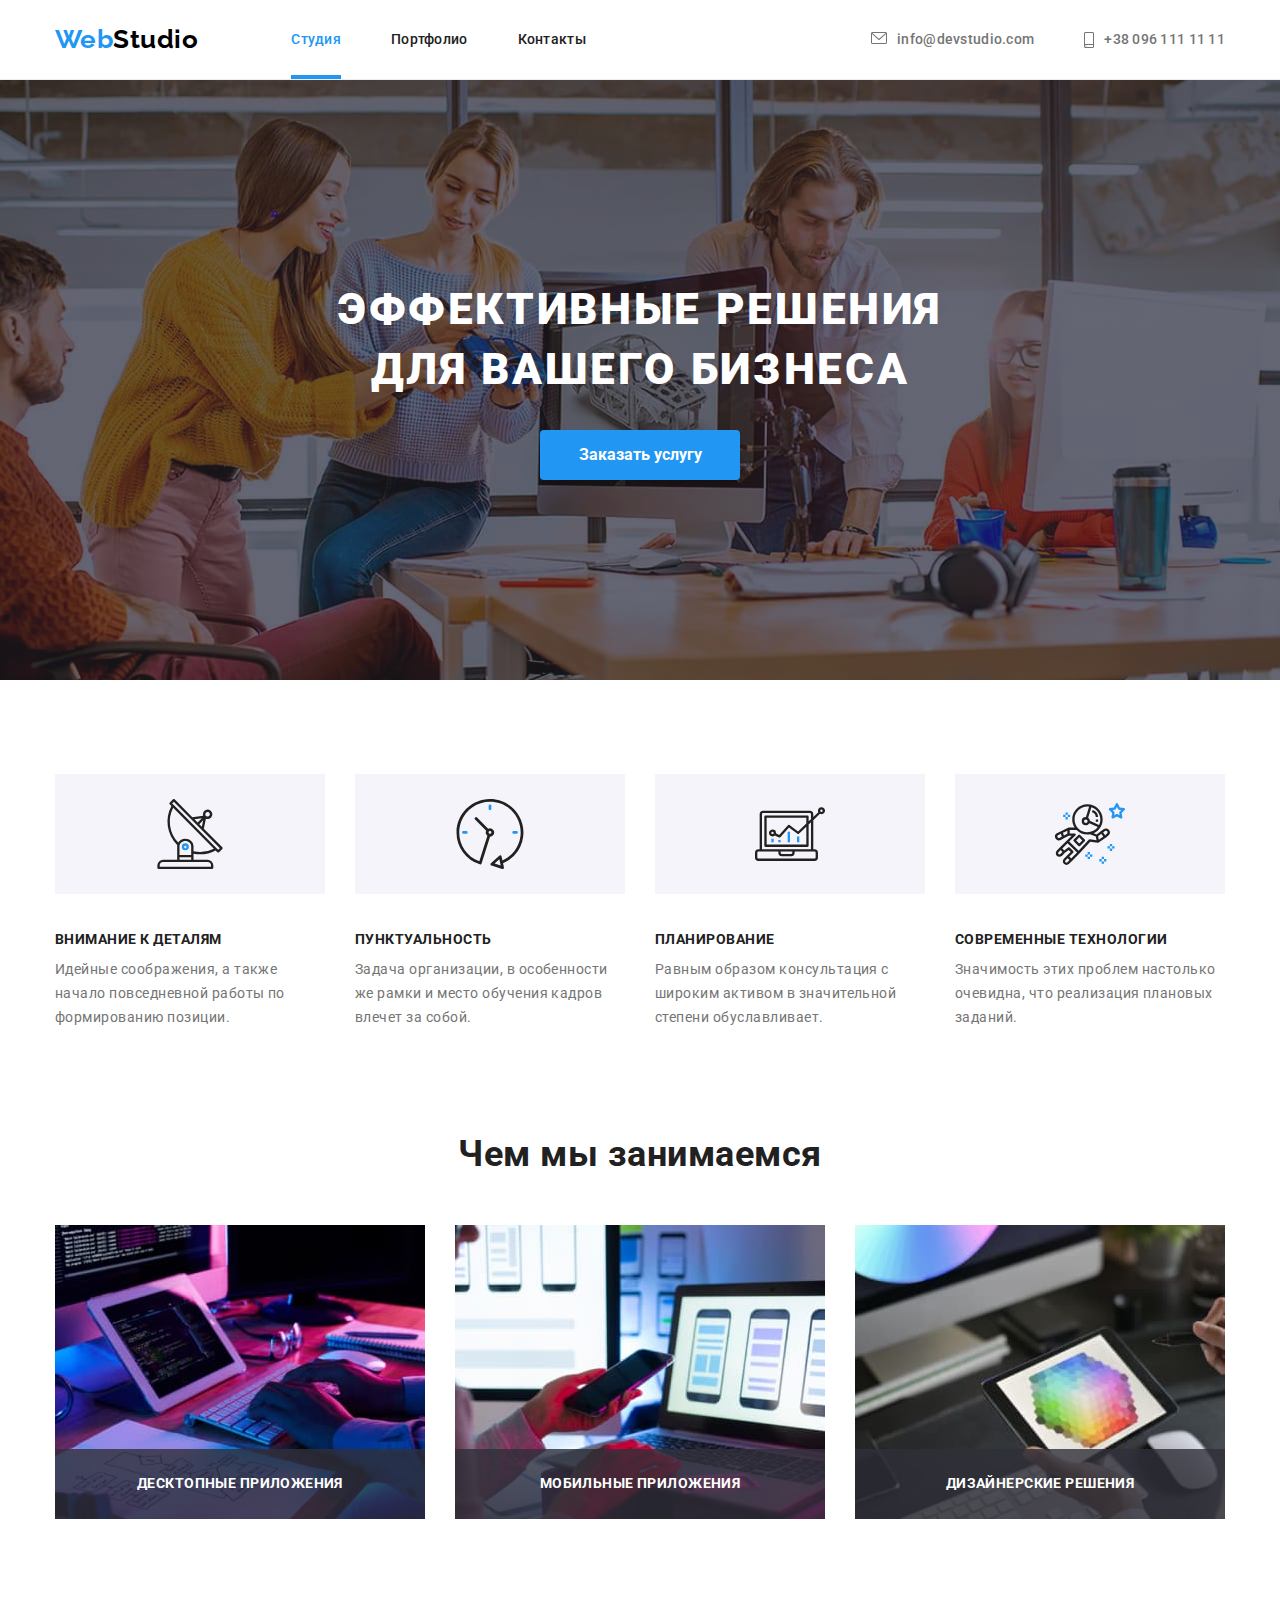
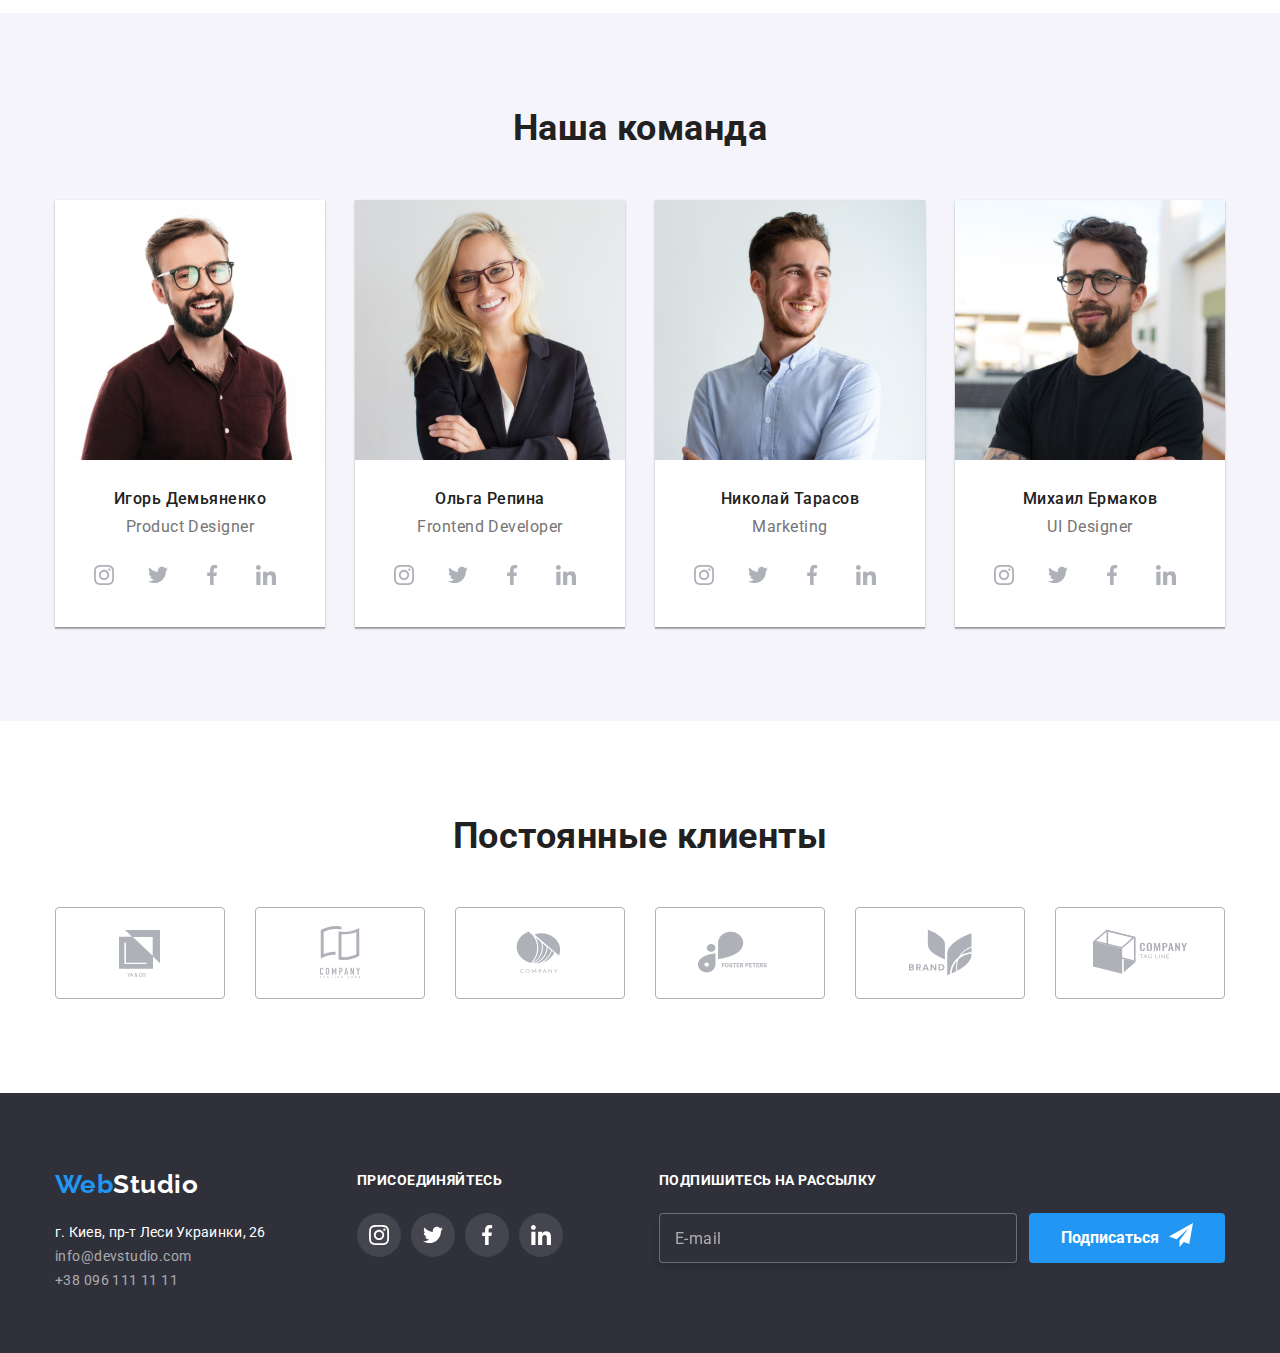
<file: index.html>
<!DOCTYPE html>
<html lang="ru">
  <head>
    <meta charset="UTF-8" />
    <meta http-equiv="X-UA-Compatible" content="IE=edge" />
    <meta name="viewport" content="width=device-width, initial-scale=1.0" />
    <title>WebStudio</title>

    <link rel="preconnect" href="https://fonts.googleapis.com" />
    <link rel="preconnect" href="https://fonts.gstatic.com" crossorigin />
    <link
      href="https://fonts.googleapis.com/css2?family=Raleway:wght@700&family=Roboto:wght@400;500;700;900&display=swap"
      rel="stylesheet"
    />
    <link
      rel="stylesheet"
      href="https://cdnjs.cloudflare.com/ajax/libs/modern-normalize/1.1.0/modern-normalize.min.css"
    />
    <link rel="stylesheet" href="./css/modal.css" />
    <link rel="stylesheet" href="./css/style.css" />
    <link rel="stylesheet" href="./css/form.css" />
  </head>
  <body>
    <header>
      <div class="container navigation">
        <nav>
          <div class="logo header">
            <a href="./index.html" class="logo__web"
              >Web<span class="logo__studio">Studio</span></a
            >
          </div>
          <ul class="menu">
            <li class="menu__item">
              <a href=" " class="menu__link menu__link_active">Студия</a>
            </li>
            <li class="menu__item">
              <a href="./portfolio.html" class="menu__link">Портфолио</a>
            </li>
            <li class="menu__item"><a href=" " class="menu__link">Контакты</a></li>
          </ul>
        </nav>
        <ul class="contact">
          <li class="contact__item">
            <a href="mailto:info@devstudio.com" class="contact__link">
              <svg class="contact__email-icon">
                <use href="./images/symbol-defs.svg#email-icon"></use>
              </svg>
              info@devstudio.com</a
            >
          </li>
          <li class="contact__item">
            <a href="tel:+380961111111" class="contact__link">
              <svg class="contact__tel-icon">
                <use href="./images/symbol-defs.svg#tel-icon"></use>
              </svg>
              +38 096 111 11 11</a
            >
          </li>
        </ul>
      </div>
    </header>
    <main>
      <section class="mains">
        <div class="container main">
          <h1 class="main__caption">
            Эффективные решения<br />для вашего бизнеса
          </h1>
          <button data-modal-open type="button" class="main__button">
            Заказать услугу
          </button>
        </div>
      </section>

      <section class="profits">
        <div class="container profit">
          <ul class="profits__list">
            <li class="profits__item icon-antenna">
              <h3 class="profits__title">ВНИМАНИЕ К ДЕТАЛЯМ</h3>
              <p class="profits__text">
                Идейные соображения, а также начало повседневной работы по
                формированию позиции.
              </p>
            </li>
            <li class="profits__item icon-clock">
              <h3 class="profits__title">ПУНКТУАЛЬНОСТЬ</h3>
              <p class="about-text">
                Задача организации, в особенности же рамки и место обучения
                кадров влечет за собой.
              </p>
            </li>
            <li class="profits__item icon-diagram">
              <h3 class="profits__title">ПЛАНИРОВАНИЕ</h3>
              <p class="profits__-text">
                Равным образом консультация с широким активом в значительной
                степени обуславливает.
              </p>
            </li>
            <li class="profits__item icon-astronaut">
              <h3 class="profits__title">СОВРЕМЕННЫЕ ТЕХНОЛОГИИ</h3>
              <p class="profits__text">
                Значимость этих проблем настолько очевидна, что реализация
                плановых заданий.
              </p>
            </li>
          </ul>
        </div>
      </section>

      <section class="works">
        <div class="container">
          <h2 class="caption">Чем мы занимаемся</h2>
          <ul class="works__foto">
            <li class="works__item">
              <img src="images/img1.jpg" width="370" alt="Фото1" />
              <span class="works__caption">Десктопные приложения</span>
            </li>
            <li class="works__item">
              <img src="images/img2.jpg" width="370" alt="Фото2" />
              <span class="works__caption">Мобильные приложения</span>
            </li>
            <li class="works__item">
              <img src="images/img3.jpg" width="370" alt="Фото3" />
              <span class="works__caption">Дизайнерские решения</span>
            </li>
          </ul>
        </div>
      </section>
      <section class="command">
        <div class="container">
          <h2 class="caption">Наша команда</h2>
          <ul class="command__list">
            <li class="command__foto">
              <img
                src="images/prod_dis.jpg"
                width="270"
                height="260"
                alt="Product Designer"
              />
              <div class="command__personal">
                <p class="command__name">Игорь Демьяненко</p>
                <p class="command__position">Product Designer</p>
                <ul class="command__nets">
                  <li class="command__item">
                    <a href="#" class="command__link">
                      <svg width="20" height="20">
                        <use
                          href="./images/symbol-defs.svg#icon-instagram"
                        ></use>
                      </svg>
                    </a>
                  </li>
                  <li class="command__item">
                    <a href="#" class="command__link">
                      <svg width="20" height="20">
                        <use href="./images/symbol-defs.svg#icon-twitter"></use>
                      </svg>
                    </a>
                  </li>
                  <li class="command__item">
                    <a href="#" class="command__link">
                      <svg width="20" height="20">
                        <use
                          href="./images/symbol-defs.svg#icon-facebook"
                        ></use>
                      </svg>
                    </a>
                  </li>
                  <li class="command__item">
                    <a href="#" class="command__link">
                      <svg width="20" height="20">
                        <use
                          href="./images/symbol-defs.svg#icon-linkedin"
                        ></use>
                      </svg>
                    </a>
                  </li>
                </ul>
              </div>
            </li>
            <li class="command__foto">
              <img
                src="images/front_dev.jpg"
                width="270"
                height="260"
                alt="Frontend Developer"
              />
              <div class="command__personal">
                <p class="command__name">Ольга Репина</p>
                <p class="command__position">Frontend Developer</p>
                <ul class="command__nets">
                  <li class="command__item">
                    <a href="#" class="command__link">
                      <svg width="20" height="20">
                        <use
                          href="./images/symbol-defs.svg#icon-instagram"
                        ></use>
                      </svg>
                    </a>
                  </li>
                  <li class="command__item">
                    <a href="#" class="command__link">
                      <svg width="20" height="20">
                        <use href="./images/symbol-defs.svg#icon-twitter"></use>
                      </svg>
                    </a>
                  </li>
                  <li class="command__item">
                    <a href="#" class="command__link">
                      <svg width="20" height="20">
                        <use
                          href="./images/symbol-defs.svg#icon-facebook"
                        ></use>
                      </svg>
                    </a>
                  </li>
                  <li class="command__item">
                    <a href="#" class="command__link">
                      <svg width="20" height="20">
                        <use
                          href="./images/symbol-defs.svg#icon-linkedin"
                        ></use>
                      </svg>
                    </a>
                  </li>
                </ul>
              </div>
            </li>
            <li class="command__foto">
              <img
                src="images/mark.jpg"
                width="270"
                height="260"
                alt="Marketing"
              />
              <div class="command__personal">
                <p class="command__name">Николай Тарасов</p>
                <p class="command__position">Marketing</p>
                <ul class="command__nets">
                  <li class="command__item">
                    <a href="#" class="command__link">
                      <svg width="20" height="20">
                        <use
                          href="./images/symbol-defs.svg#icon-instagram"
                        ></use>
                      </svg>
                    </a>
                  </li>
                  <li class="command__item">
                    <a href="#" class="command__link">
                      <svg width="20" height="20">
                        <use href="./images/symbol-defs.svg#icon-twitter"></use>
                      </svg>
                    </a>
                  </li>
                  <li class="command__item">
                    <a href="#" class="command__link">
                      <svg width="20" height="20">
                        <use
                          href="./images/symbol-defs.svg#icon-facebook"
                        ></use>
                      </svg>
                    </a>
                  </li>
                  <li class="command__item">
                    <a href="#" class="command__link">
                      <svg width="20" height="20">
                        <use
                          href="./images/symbol-defs.svg#icon-linkedin"
                        ></use>
                      </svg>
                    </a>
                  </li>
                </ul>
              </div>
            </li>
            <li class="command__foto">
              <img
                src="images/ul_des.jpg"
                width="270"
                height="260"
                alt="UI Designer"
              />
              <div class="command__personal">
                <p class="command__name">Михаил Ермаков</p>
                <p class="command__position">UI Designer</p>
                <ul class="command__nets">
                  <li class="command__item">
                    <a href="#" class="command__link">
                      <svg width="20" height="20">
                        <use
                          href="./images/symbol-defs.svg#icon-instagram"
                        ></use>
                      </svg>
                    </a>
                  </li>
                  <li class="command__item">
                    <a href="#" class="command__link">
                      <svg width="20" height="20">
                        <use href="./images/symbol-defs.svg#icon-twitter"></use>
                      </svg>
                    </a>
                  </li>
                  <li class="command__item">
                    <a href="#" class="command__link">
                      <svg width="20" height="20">
                        <use
                          href="./images/symbol-defs.svg#icon-facebook"
                        ></use>
                      </svg>
                    </a>
                  </li>
                  <li class="command__item">
                    <a href="#" class="command__link">
                      <svg width="20" height="20">
                        <use
                          href="./images/symbol-defs.svg#icon-linkedin"
                        ></use>
                      </svg>
                    </a>
                  </li>
                </ul>
              </div>
            </li>
          </ul>
        </div>
      </section>
      <section class="clients">
        <div class="container">
          <h2 class="caption">Постоянные клиенты</h2>
          <ul class="clients__list">
            <li class="clients__item">
              <a href="" class="clients__link">
                <svg class="clients__icons" width="106" height="60">
                  <use href="./images/symbol-defs.svg#icon-client1"></use>
                </svg>
              </a>
            </li>
            <li class="clients__item">
              <a href="" class="clients__link">
                <svg class="clients__icons" width="106" height="60">
                  <use href="./images/symbol-defs.svg#icon-client2"></use>
                </svg>
              </a>
            </li>
            <li class="clients__item">
              <a href="" class="clients__link">
                <svg class="clients__icons" width="106" height="60">
                  <use href="./images/symbol-defs.svg#icon-client3"></use>
                </svg>
              </a>
            </li>
            <li class="clients__item">
              <a href="" class="clients__link">
                <svg class="clients__icons" width="106" height="60">
                  <use href="./images/symbol-defs.svg#icon-client4"></use>
                </svg>
              </a>
            </li>
            <li class="clients__item">
              <a href="" class="clients__link">
                <svg class="clients__icons" width="106" height="60">
                  <use href="./images/symbol-defs.svg#icon-client5"></use>
                </svg>
              </a>
            </li>
            <li class="clients__item">
              <a href="" class="clients__link">
                <svg class="clients__icons" width="106" height="60">
                  <use href="./images/symbol-defs.svg#icon-client6"></use>
                </svg>
              </a>
            </li>
          </ul>
        </div>
      </section>
    </main>
    <footer>
      <div class="container">
        <ul class="info__list">
          <li class="info__item">
            <div class="logo footer">
              <a href="./index.html" class="logo__web"
                >Web<span class="logo__studio">Studio</span></a
              >
            </div>
            <address>
              <ul class="contacts">
                <li>
                  <a
                    href="https://goo.gl/maps/oR3F1YAG6LvCoMsa9"
                    target="_blank"
                    rel="noopener noreferrer"
                    class="info__adress"
                    >г. Киев, пр-т Леси Украинки, 26</a
                  >
                </li>
                <li>
                  <a href="mailto:info@devstudio.com" class="link__end"
                    >info@devstudio.com</a
                  >
                </li>
                <li>
                  <a href="tel:+380961111111" class="link__end"
                    >+38 096 111 11 11</a
                  >
                </li>
              </ul>
            </address>
          </li>
          <li class="info__item">
            <h4 class="social__title">ПРИСОЕДИНЯЙТЕСЬ</h4>
            <ul class="social__list">
              <li class="social__item">
                <a href="#" class="social__link">
                  <svg width="20" height="20">
                    <use href="./images/symbol-defs.svg#icon-instagram"></use>
                  </svg>
                </a>
              </li>
              <li class="social__item">
                <a href="#" class="social__link">
                  <svg  width="20" height="20">
                    <use href="./images/symbol-defs.svg#icon-twitter"></use>
                  </svg>
                </a>
              </li>
              <li class="social__item">
                <a href="#" class="social__link">
                  <svg width="20" height="20">
                    <use href="./images/symbol-defs.svg#icon-facebook"></use>
                  </svg>
                </a>
              </li>
              <li class="social__item">
                <a href="#" class="social__link">
                  <svg width="20px" height="20px">
                    <use href="./images/symbol-defs.svg#icon-linkedin"></use>
                  </svg>
                </a>
              </li>
            </ul>
          </li>
          <li class="info__item">
            <h4 class="social__title">Подпишитесь на рассылку</h4>
            <form name="form-singht" class="singht">
              <input
                class="form-input send"
                id="mail-singht"
                type="email"
                placeholder="E-mail"
                required
              />
              <button type="submit" class="main-button">
                <span class="singht-list"
                  >Подписаться
                  <svg class="icon-singht" width="24px" height="24px">
                    <use href="./images/symbol-defs.svg#icon-post"></use>
                  </svg>
                </span>
              </button>
            </form>
          </li>
        </ul>
      </div>
    </footer>
    <div class="backdrop is-hidden" data-modal>
      <div class="modal">
        <h2 class="modal-title">Оставьте свои данные, мы вам перезвоним</h2>
        <form name="contact-form" action="#" autocomplete="on">
          <div class="form-field">
            <label class="form-label" for="name">Имя</label>
            <input
              class="form-input"
              id="name"
              type="text"
              autofocus
              required
            />
            <svg class="icon" width="18px" height="18px">
              <use href="./images/symbol-defs.svg#icon-name"></use>
            </svg>
          </div>
          <div class="form-field">
            <label class="form-label" for="tel">Телефон </label>
            <input
              class="form-input"
              id="tel"
              type="tel"
              required
              pattern="+380[0-9]{2}[0-9]{7}"
            />
            <svg class="icon" width="18px" height="18px">
              <use href="./images/symbol-defs.svg#icon-tel"></use>
            </svg>
          </div>
          <div class="form-field">
            <label class="form-label" for="mail">Почта </label>
            <input class="form-input" id="mail" type="email" required />
            <svg class="icon" width="18px" height="18px">
              <use href="./images/symbol-defs.svg#icon-mail"></use>
            </svg>
          </div>
          <div class="form-field">
            <label class="form-label" for="comment">Комментарий</label>
            <textarea
              class="form-input textarea"
              name="comment"
              id="comment"
              placeholder="Введите текст"
            ></textarea>
          </div>
          <div class="form-field">
            <label class="checkbox-lable">
              <input
                class="checkbox visually-hidden"
                type="checkbox"
                name="accept"
              />
              <svg class="icon-checkbox" width="16px" height="15px">
                <use href="./images/symbol-defs.svg#icon-checkbox"></use>
              </svg>
              <span>Cоглашаюсь с рассылкой и принимаю
              <a href="#" class="deal-rules">Условия договорa</a>
              </span>
              
            </label>
          </div>
          <button type="submit" class="main-button">Отправить</button>
        </form>
        <button data-modal-close class="close">
          <svg class="icon-close" width="18px" height="18px">
            <use href="./images/symbol-defs.svg#icon-close"></use>
          </svg>
        </button>
      </div>
    </div>
    <script src="./js/modal.js"></script>
  </body>
</html>
</file>
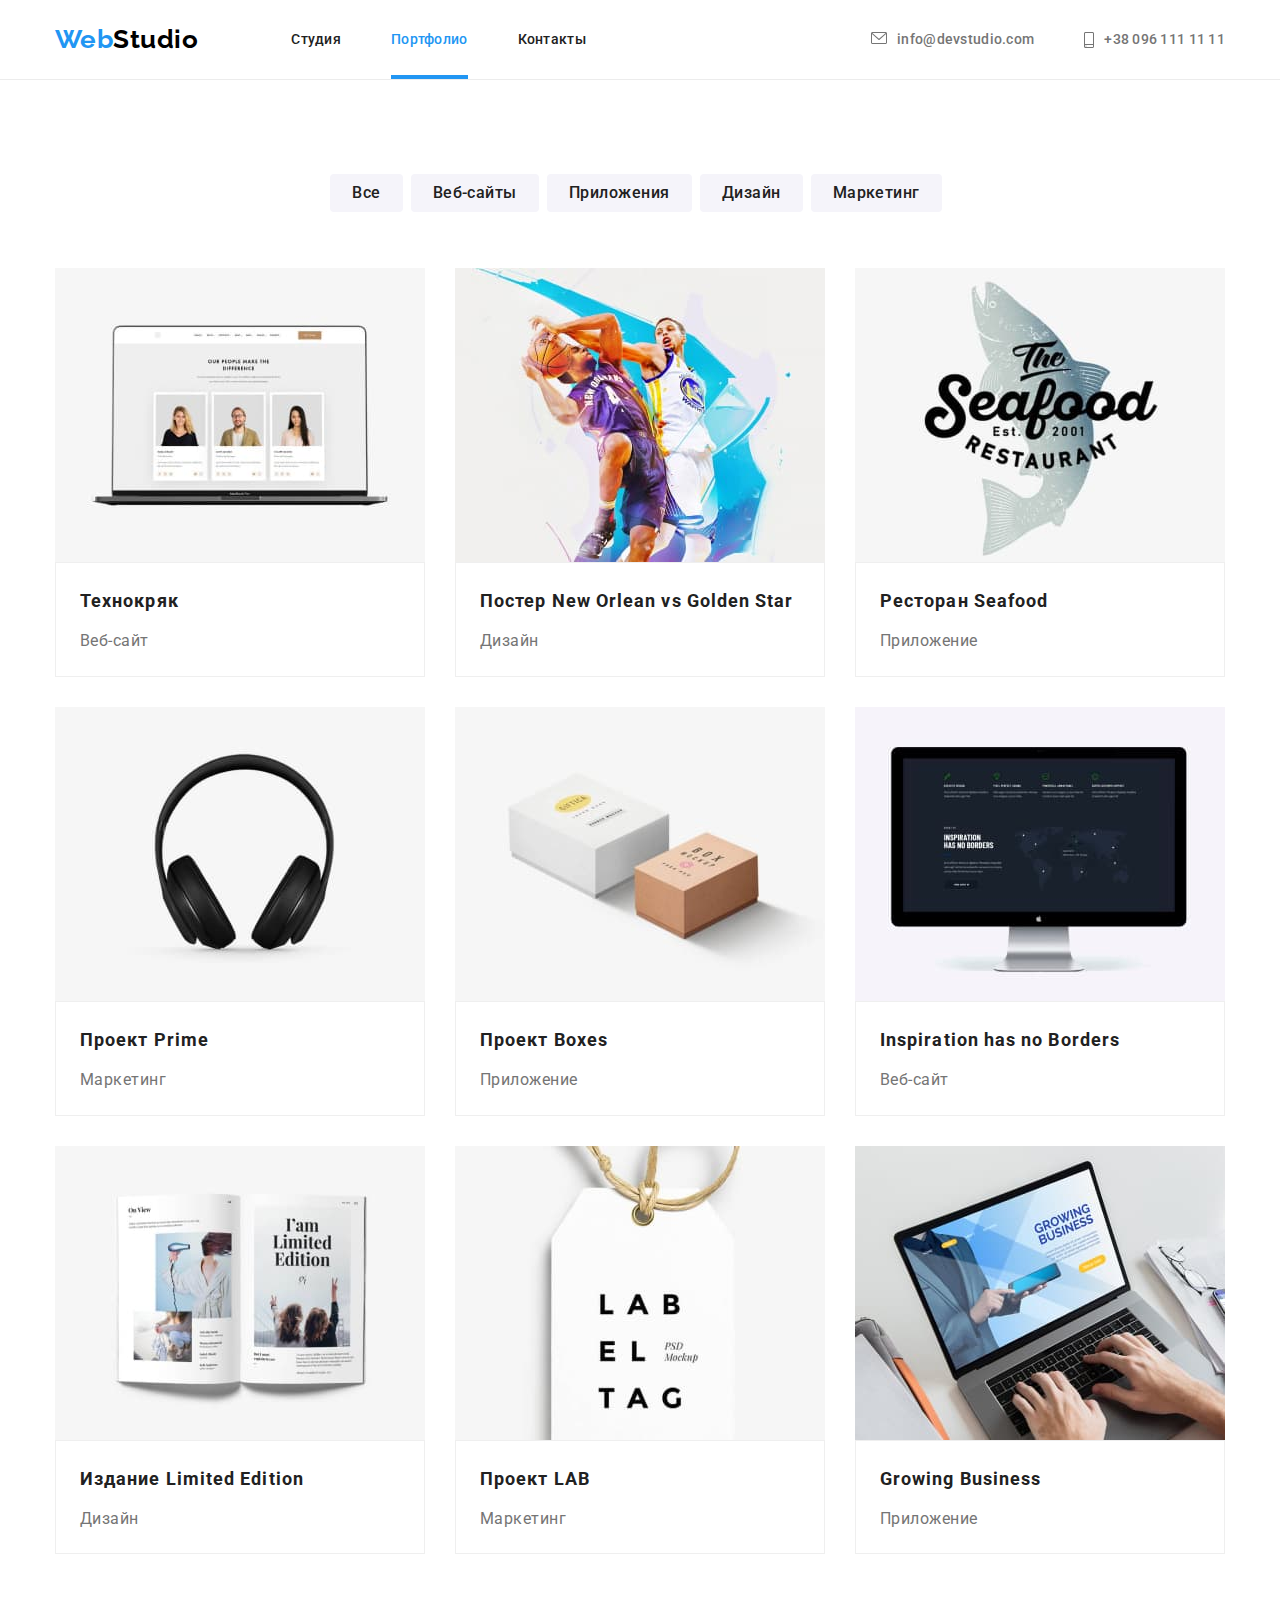
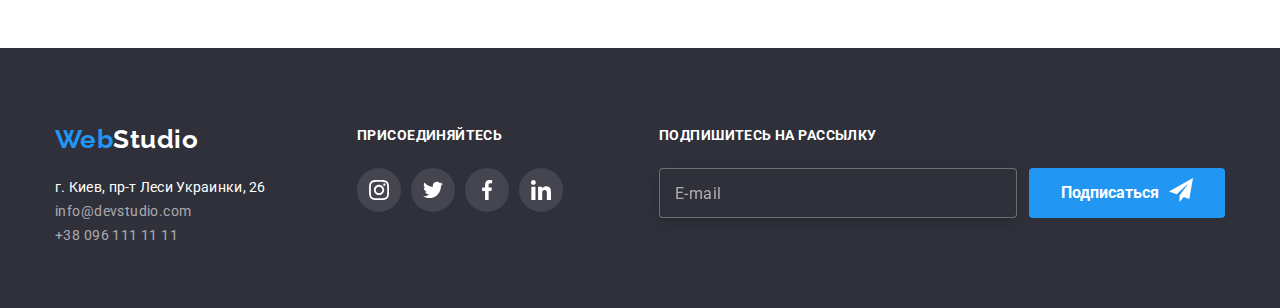
<file: portfolio.html>
<!DOCTYPE html>
<html lang="ru">
  <head>
    <meta charset="UTF-8" />
    <meta http-equiv="X-UA-Compatible" content="IE=edge" />
    <meta name="viewport" content="width=device-width, initial-scale=1.0" />
    <title>Portfolio</title>
    <link rel="preconnect" href="https://fonts.googleapis.com" />
    <link rel="preconnect" href="https://fonts.gstatic.com" crossorigin />
    <link
      href="https://fonts.googleapis.com/css2?family=Raleway:wght@700&family=Roboto:wght@400;500;700;900&display=swap"
      rel="stylesheet"
    />
    <link
      rel="stylesheet"
      href="https://cdnjs.cloudflare.com/ajax/libs/modern-normalize/1.1.0/modern-normalize.min.css"
    />
    <link rel="stylesheet" href="./css/style.css" />
    <link rel="stylesheet" href="./css/form.css" />
  </head>
  <body>
    <header>
      <div class="container navigation">
        <nav>
          <div class="logo header">
            <a href="./index.html" class="logo__web"
              >Web<span class="logo__studio">Studio</span></a
            >
          </div>
          <ul class="menu">
            <li class="menu__item">
              <a href="./index.html" class="menu__link">Студия</a>
            </li>
            <li class="menu__item">
              <a href=" " class="menu__link menu__link_active">Портфолио</a>
            </li>
            <li class="menu__item"><a href=" " class="menu__link">Контакты</a></li>
          </ul>
        </nav>

        <ul class="contact">
          <li class="contact__item">
            <a href="mailto:info@devstudio.com" class="contact__link">
              <svg class="contact__email-icon">
                <use href="./images/symbol-defs.svg#email-icon"></use>
              </svg>
              info@devstudio.com</a
            >
          </li>
          <li class="contact__item">
            <a href="tel:+380961111111" class="contact__link">
              <svg class="contact__tel-icon">
                <use href="./images/symbol-defs.svg#tel-icon"></use>
              </svg>
              +38 096 111 11 11</a
            >
          </li>
        </ul>
      </div>
    </header>
    <main>
      <section class="projects">
        <div class="container project">
          <h1 class="hide">Сортировка</h1>
          <ul class="button__list">
            <li class="button__item">
              <button type="button" class="projects-button">Все</button>
            </li>
            <li class="button__item">
              <button type="button" class="projects-button">Веб-сайты</button>
            </li>
            <li class="button__item">
              <button type="button" class="projects-button">Приложения</button>
            </li>
            <li class="button__item">
              <button type="button" class="projects-button">Дизайн</button>
            </li>
            <li class="button__item">
              <button type="button" class="projects-button">Маркетинг</button>
            </li>
          </ul>

          <h2 class="hide">Наши работы</h2>
          <ul class="project__list">
            <li class="project__item">
              <div class="project__image">
                <img
                  src="./images/tehno.jpg"
                  width="370"
                  height="294"
                  alt="tehno"
                />
                <span class="project__text">
                  Ресурс предлагает комплексные предложения с разным уровнем
                  функционала и сервисов. Все это позволит посетителю получить
                  исчерпывающие сведения о компании или частном лице.
                </span>
              </div>
              <div class="project__title">
                <p class="project__name">Технокряк</p>
                <p class="project__discription">Веб-сайт</p>
              </div>
            </li>
            <li class="project__item">
              <div class="project__image">
                <img
                  src="./images/poster.jpg"
                  width="370"
                  height="294"
                  alt="poster"
                />
                <span class="project__text">
                  Ресурс предлагает комплексные предложения с разным уровнем
                  функционала и сервисов. Все это позволит посетителю получить
                  исчерпывающие сведения о компании или частном лице.
                </span>
              </div>
              <div class="project__title">
                <p class="project__name">Постер New Orlean vs Golden Star</p>
                <p class="project__discription">Дизайн</p>
              </div>
            </li>
            <li class="project__item">
              <div class="project__image">
                <img
                  src="./images/rest.jpg"
                  width="370"
                  height="294"
                  alt="rest"
                />
                <span class="project__text">
                  Ресурс предлагает комплексные предложения с разным уровнем
                  функционала и сервисов. Все это позволит посетителю получить
                  исчерпывающие сведения о компании или частном лице.
                </span>
              </div>
              <div class="project__title">
                <p class="project__name">Ресторан Seafood</p>
                <p class="project__discription">Приложение</p>
              </div>
            </li>
            <li class="project__item">
              <div class="project__image">
                <img
                  src="./images/prime.jpg"
                  width="370"
                  height="294"
                  alt="prime"
                />
                <span class="project__text">
                  Ресурс предлагает комплексные предложения с разным уровнем
                  функционала и сервисов. Все это позволит посетителю получить
                  исчерпывающие сведения о компании или частном лице.
                </span>
              </div>
              <div class="project__title">
                <p class="project__name">Проект Prime</p>
                <p class="project__discription">Маркетинг</p>
              </div>
            </li>
            <li class="project__item">
              <div class="project__image">
                <img
                  src="./images/boxes.jpg"
                  width="370"
                  height="294"
                  alt="boxes"
                />
                <span class="project__text">
                  Ресурс предлагает комплексные предложения с разным уровнем
                  функционала и сервисов. Все это позволит посетителю получить
                  исчерпывающие сведения о компании или частном лице.
                </span>
              </div>
              <div class="project__title">
                <p class="project__name">Проект Boxes</p>
                <p class="project__discription">Приложение</p>
              </div>
            </li>
            <li class="project__item">
              <div class="project__image">
                <img
                  src="./images/monitor.jpg"
                  width="370"
                  height="294"
                  alt="monitor"
                />
                <span class="project__text">
                  Ресурс предлагает комплексные предложения с разным уровнем
                  функционала и сервисов. Все это позволит посетителю получить
                  исчерпывающие сведения о компании или частном лице.
                </span>
              </div>
              <div class="project__title">
                <p class="project__name">Inspiration has no Borders</p>
                <p class="project__discription">Веб-сайт</p>
              </div>
            </li>
            <li class="project__item">
              <div class="project__image">
                <img
                  src="./images/magaz.jpg"
                  width="370"
                  height="294"
                  alt="magazine"
                />
                <span class="project__text">
                  Ресурс предлагает комплексные предложения с разным уровнем
                  функционала и сервисов. Все это позволит посетителю получить
                  исчерпывающие сведения о компании или частном лице.
                </span>
              </div>
              <div class="project__title">
                <p class="project__name">Издание Limited Edition</p>
                <p class="project__discription">Дизайн</p>
              </div>
            </li>
            <li class="project__item">
              <div class="project__image">
                <img
                  src="./images/lab.jpg"
                  width="370"
                  height="294"
                  alt="lab"
                />
                <span class="project__text">
                  Ресурс предлагает комплексные предложения с разным уровнем
                  функционала и сервисов. Все это позволит посетителю получить
                  исчерпывающие сведения о компании или частном лице.
                </span>
              </div>
              <div class="project__title">
                <p class="project__name">Проект LAB</p>
                <p class="project__discription">Маркетинг</p>
              </div>
            </li>
            <li class="project__item">
              <div class="project__image">
                <img
                  src="./images/bisness.jpg"
                  width="370"
                  height="294"
                  alt="bisness"
                />
                <span class="project__text">
                  Ресурс предлагает комплексные предложения с разным уровнем
                  функционала и сервисов. Все это позволит посетителю получить
                  исчерпывающие сведения о компании или частном лице.
                </span>
              </div>
              <div class="project__title">
                <p class="project__name">Growing Business</p>
                <p class="project__discription">Приложение</p>
              </div>
            </li>
          </ul>
        </div>
      </section>
    </main>
    <footer>
      <div class="container">
        <ul class="info__list">
          <li class="info__item">
            <div class="logo footer">
              <a href="./index.html" class="logo__web"
                >Web<span class="logo__studio">Studio</span></a
              >
            </div>
            <address>
              <ul class="contacts">
                <li>
                  <a
                    href="https://goo.gl/maps/oR3F1YAG6LvCoMsa9"
                    target="_blank"
                    rel="noopener noreferrer"
                    class="info__adress"
                    >г. Киев, пр-т Леси Украинки, 26</a
                  >
                </li>
                <li>
                  <a href="mailto:info@devstudio.com" class="link__end"
                    >info@devstudio.com</a
                  >
                </li>
                <li>
                  <a href="tel:+380961111111" class="link__end"
                    >+38 096 111 11 11</a
                  >
                </li>
              </ul>
            </address>
          </li>
          <li class="info__item">
            <h4 class="social__title">ПРИСОЕДИНЯЙТЕСЬ</h4>
            <ul class="social__list">
              <li class="social__item">
                <a href="#" class="social__link">
                  <svg class="social__icon" width="20" height="20">
                    <use href="./images/symbol-defs.svg#icon-instagram"></use>
                  </svg>
                </a>
              </li>
              <li class="social__item">
                <a href="#" class="social__link">
                  <svg class="social__icon" width="20" height="20">
                    <use href="./images/symbol-defs.svg#icon-twitter"></use>
                  </svg>
                </a>
              </li>
              <li class="social__item">
                <a href="#" class="social__link">
                  <svg class="social__icon" width="20" height="20">
                    <use href="./images/symbol-defs.svg#icon-facebook"></use>
                  </svg>
                </a>
              </li>
              <li class="social__item">
                <a href="#" class="social__link">
                  <svg class="social__icon" width="20px" height="20px">
                    <use href="./images/symbol-defs.svg#icon-linkedin"></use>
                  </svg>
                </a>
              </li>
            </ul>
          </li>
          <li class="info__item">
            <h4 class="social__title">Подпишитесь на рассылку</h4>
            <form name="form-singht" class="singht">
              <input
                class="form-input send"
                id="mail-singht"
                type="email"
                placeholder="E-mail"
                required
              />
              <button type="submit" class="main-button">
                <span class="singht-list"
                  >Подписаться
                  <svg class="icon-singht" width="24px" height="24px">
                    <use href="./images/symbol-defs.svg#icon-post"></use>
                  </svg>
                </span>
              </button>
            </form>
          </li>
        </ul>
      </div>
    </footer>
  </body>
</html>
</file>
<file: css/modal.css>
.backdrop {
  position: fixed;
  width: 100%;
  height: 100%;
  top: 0;
  left: 0;
  background: rgba(0, 0, 0, 0.2);
  opacity: 1;
  visibility: visible;
  transition: opacity 250ms cubic-bezier(0.4, 0, 0.2, 1),
    visibility 250ms cubic-bezier(0.4, 0, 0.2, 1);
}
.modal {
  position: absolute;
  top: 50%;
  left: 50%;
  transform: translate(-50%, -50%) scale(1);
  transition: transform 250ms cubic-bezier(0.4, 0, 0.2, 1);
  max-width: 528px;
  height: 581px;
  background: #ffffff;
  box-shadow: 0px 1px 3px rgba(0, 0, 0, 0.12), 0px 1px 1px rgba(0, 0, 0, 0.14),
    0px 2px 1px rgba(0, 0, 0, 0.2);
  border-radius: 4px;
  padding: 0 40px 40px 40px;
  /*overflow:scroll;*/
}
.backdrop.is-hidden {
  opacity: 0;
  pointer-events: none;
  visibility: hidden;
}

.backdrop.is-hidden.modal {
  transform: translate(-50%, -50%) scale(0.9);
}

.close {
  top: 8px;
  right: 8px;
  width: 30px;
  height: 30px;
  position: absolute;
  background-color: #ffff;
  border-radius: 50%;
  border: 1px solid rgba(0, 0, 0, 0.1);
  padding: 0;
  cursor: pointer;
  display: flex;
  justify-content: center;
  align-items: center;
  transition: 250ms cubic-bezier(0.4, 0, 0.2, 1);
  cursor: pointer;
}
.close:hover,
.close:focus {
  fill: var(--link-color);
  background-color: #ffff;
}
</file>
<file: css/style.css>
:root { /**/
  --title-color: #ffffff;
  --main-color: #212121;
  --text-color: #757575;
  --link-color: #2196f3;
  --projects-color: #f5f4fa;
  --boder-color: #eeee;
  --back-color: #2f303a;
  --icons-color: #afb1b8;
}
body { /**/
  background-color: #ffffff;
  font-family: Roboto, sans-serif;
  letter-spacing: 0.03em;
  color: var(--text-color);
}
.container { /**/
  width: 1200px;
  padding: 0 15px;
  margin-left: auto;
  margin-right: auto;
}

header { /**/
  background-color: var(--title-color);
  border-bottom: 1px solid #ececec;
}
.container.navigation { /**/
  display: flex;
  align-items: center;
}

.container.profit {
  display: flex;
  align-items: center;
}
.profits {
  padding-bottom: 94px;
  padding-top: 94px;
  background-color: var(--title-color);
}

.main__button { /**/
  width: 200px;
  height: 50px;
  box-shadow: 0px 4px 4px rgba(0, 0, 0, 0.15);
}

.works {
  background-color: var(--title-color);
  padding-bottom: 94px;
}
.mains { /**/
  padding: 200px 0 200px 0;
  background-color: var(--back-color);
  background-image: linear-gradient(
      to right,
      rgba(47, 48, 58, 0.4),
      rgba(47, 48, 58, 0.4)
    ),
    url(../images/Img-overlay.jpg);
  height: 600px;
  background-size: 1600px;
  background-repeat: no-repeat;
  background-position: center;
  background-size: cover;
}

.hide {
  display: none;
}

.container.main { /**/
  text-align: center;
}
.command{
  padding-top: 94px;
  padding-bottom: 94px;
  background-color: var(--projects-color);
}

.container.about {
  align-items: center;
}
.projects,
.clients {
  background-color: var(--title-color);
  padding-top: 94px;
  padding-bottom: 94px;
}

.logo__web { /**/
  font-family: Raleway, sans-serif;
  font-weight: 700;
  font-size: 26px;
  line-height: 1.2;
  text-decoration: none;
  color: var(--link-color);
}
.logo__studio { /**/
  color: #000;
}
.logo.header{ /**/
  display: flex;
  padding-top: 24px;
  padding-bottom: 24px;
  margin-right: 93px;
}


.logo.footer {
  margin-bottom: 20px;
}

.menu__link, /**/
.info__adress,
.link__end,
.contact__link {  /**/
  line-height: 1.14;
  color: var(--main-color);
  text-decoration: none;
  letter-spacing: 0.02em;
  font-style: normal;
  font-weight: 500;
}

.info__adress {
  font-weight: 400;
}

.contact__link {  /**/
  color: var(--text-color);
  display: flex;
}

.contact__link:hover,/**/
.contact__link:focus,/**/
.menu__link:hover,   /**/
.menu__link:focus  {  /**/
  color: var(--link-color);
}

button:focus {
  background-color: var(--link-color);
  color: var(--title-color);
  box-shadow: 0px 3px 1px rgba(0, 0, 0, 0.1), 0px 1px 2px rgba(0, 0, 0, 0.08),
    0px 2px 2px rgba(0, 0, 0, 0.12);
}

.menu, /**/
.contact, /**/
nav,
.button__list {
  display: flex;
  align-items: center;
}

.menu__item,  /**/
.contact__item { /**/
  margin-right: 50px;
  padding-top: 24px;
  padding-bottom: 24px;
}

.links__item:last-child,
.contact__item:last-child { /**/
  margin-right: 0;
}

img {
  display: block;
}
.foto-item:last-child {
  margin-right: 0;
}

.foto-people:last-child {
  margin-right: 0;
}
.button-item:last-child {
  margin-right: 0;
}

.link__end {
  color: rgba(255, 255, 255, 0.6);
  letter-spacing: 0.03em;
  font-weight: 400;
  margin: 0;
}

.contact { /**/
  margin-left: auto;
}

ul { /**/
  font-size: 14px;
  line-height: 1.7;
  padding: 0;
  list-style: none;
  margin: 0;
  padding: 0;
}

h1,
h2,
h3,
h4,
p { /**/
  margin-top: 0;
  margin-bottom: 0;
}

.main__caption { /**/
  color: var(--title-color);
  font-weight: 900;
  font-size: 44px;
  line-height: 1.36;
  text-transform: uppercase;
  letter-spacing: 0.06em;
  padding-bottom: 30px;
}

button {
  font-size: 16px;
  line-height: 1.87;
  border: 0;
  background-color: var(--link-color);
  color: var(--title-color);
  border-radius: 4px;
  cursor: pointer;
  padding: 10px 32px 10px 32px;
  font-weight: 700;
}

.caption{
  font-weight: 700;
  font-size: 36px;
  line-height: 1.17;
  text-align: center;
  color: var(--main-color);
  margin-bottom: 50px;
}

.profits__title {
  font-weight: 700;
  font-size: 14px;
  line-height: 1.14;
  color: var(--main-color);
  margin-top: 0;
  margin-bottom: 10px;
}
.about-text {
  font-weight: 400;
  line-height: 1.7;
  font-size: 14px;
  color: var(--text-color);
  margin-bottom: 10px;
}

.command__name {
  font-weight: 500;
  font-size: 16px;
  line-height: 1.18;
  color: var(--main-color);
  margin-bottom: 10px;
}

.command__position {
  font-size: 16px;
  line-height: 1.18;
  color: var(--text-color);
}

.command__personal {
  padding-bottom: 30px;
  padding-top: 30px;
}
footer .logo__studio,
footer .info__adress {
  color: var(--title-color);
}
footer {
  padding-top: 60px;
  padding-bottom: 60px;
  background-color: #2f303a;
  margin-left: auto;
}

.command__list {
  color: var(--title-color);
  background-color: var(--projects-color);
}

.projects-button {
  font-family: roboto;
  font-size: 16px;
  font-weight: 500;
  line-height: 1.62;
  text-align: center;
  border: 0;
  background-color: var(--projects-color);
  color: var(--main-color);
  cursor: pointer;
  letter-spacing: 0.03em;
  padding: 6px 22px;
}

.projects-button:hover {
  background-color: var(--link-color);
  color: var(--title-color);
  box-shadow: 0px 3px 1px rgba(0, 0, 0, 0.1), 0px 1px 2px rgba(0, 0, 0, 0.08),
    0px 2px 2px rgba(0, 0, 0, 0.12);
}

.project__title {
  padding: 20px 24px;
  border: 1px solid var(--boder-color);
}

.project__name {
  font-weight: 700;
  font-size: 18px;
  line-height: 2;
  color: var(--main-color);
  letter-spacing: 0.06em;
  margin-bottom: 4px;
}

.project__discription {
  font-size: 16px;
  line-height: 1.8;
  padding-top: 4px;
  color: var(--text-color);
  letter-spacing: 0.03em;
}

.menu__link_active {/**/
  color: var(--link-color);
  opacity: 1;
}

.profits__list,
.works__foto,
.command__list,
.project__list,
.clients__list {
  display: flex;
}

.profits__item {
  min-width: 270px;
}
.profits__item:not(:last-child) {
  margin-right: 30px;
}

.works__item,
.command__foto,
.clients__item {
  display: block;
  margin-right: 30px;
}

.profits__text {
  margin-bottom: 0;
}

.command__foto {
  box-shadow: 0px 1px 3px rgba(0, 0, 0, 0.12), 0px 1px 1px rgba(0, 0, 0, 0.14),
    0px 2px 1px rgba(0, 0, 0, 0.2);
  text-align: center;
  background-color: var(--title-color);
}


.project__list {
  flex-wrap: wrap;
  margin-left: auto;
  margin-right: auto;
  justify-items: center;
}
.project__item {
  margin-right: 30px;
  margin-bottom: 30px;
  width: calc((100% - 60px) / 3);
  cursor: pointer;
  transition: box-shadow 250ms cubic-bezier(0.4, 0, 0.2, 1);
}

.project__image {
  overflow: hidden;
}

.project__item:nth-child(3n) {
  margin-right: 0;
}
.project__item:nth-last-child(-n + 3) {
  margin-bottom: 0;
}
.button__list {
  flex-wrap: wrap;
  margin-bottom: 56px;
  justify-content: center;
  width: 1170px;
}
.button__item {
  display: block;
  margin-right: 8px;
}
.container button :last-child {
  margin-right: 0;
}

.profits__item::before {
  content: "";
  display: inline-block;
  width: 270px;
  height: 120px;
  background-color: var(--projects-color);
  background-repeat: no-repeat;
  background-position: center;
  margin-bottom: 30px;
}

.contact__email-icon {
  width: 16px;
  height: 12px;
  margin-right: 10px;
  fill: currentColor;
}

.contact__tel-icon {/**/
  width: 10px;
  height: 16px;
  margin-right: 10px;
  fill: currentColor;
}

.icon-antenna::before {
  background-image: url(../images/icons/antenna.svg);
}
.icon-clock::before {
  background-image: url(../images/icons/clock.svg);
}

.icon-diagram::before {
  background-image: url(../images/icons/diagram.svg);
}
.icon-astronaut::before {
  background-image: url(../images/icons/astronaut.svg);
}

.social__title {
  font-weight: 700;
  font-size: 14px;
  color: var(--title-color);
  letter-spacing: 0.03em;
  margin-bottom: 20px;
  text-transform: uppercase;
}
.social__link {
  display: flex;
  height: 100%;
  align-items: center;
  justify-content: center;
  border-radius: 50%;
  fill: var(--title-color);
  background-color: rgba(255, 255, 255, 0.1);
}
.social__link:hover,
.social__link:focus {
  background-color: var(--link-color);
}
.command__link {
  display: flex;
  width: 100%;
  height: 100%;
  align-items: center;
  justify-content: center;
  border-radius: 50%;
  background-color: var(--title-color);
  fill: var(--icons-color);
}
.command__link:hover,
.command__link:focus {
  background-color: var(--link-color);
  fill: var(--title-color);
}

.command__item {
  margin-right: 10px;
  width: 44px;
  height: 44px;
}
.personal-item:last-child {
  margin-right: 0;
}

.command__nets {
  display: flex;
  justify-content: center;
  margin-top: 16px;
}

.info__list {
  display: flex;
  margin-top: 16px;
}

.info__item {
  display: block;
  width: 100%;
}

.social__list {
  display: flex;
}

.social__item {
  margin-right: 10px;
  width: 44px;
  height: 44px;
}
.social__-item:last-child {
  margin-right: 0;
}

.project__foto:hover {
  box-shadow: 0px 1px 1px rgba(0, 0, 0, 0.12), 0px 4px 4px rgba(0, 0, 0, 0.06),
    1px 4px 6px rgba(0, 0, 0, 0.16);
}
.project__item:hover .project__text {
  transform: translateY(0);
}

.clients__link {
  display: flex;
  align-items: center;
  justify-content: center;
  width: 170px;
  height: 92px;
  border: 1px solid var(--icons-color);
  cursor: pointer;
  color: var(--icons-color);
  border-radius: 4px;
}
.clients-item {
  width: 100%;
  height: 100%;
}
.clients__icons {
  fill: currentColor;
  padding: 0;
}

.clients__link:hover,
.clients__link:focus {
  border: 1px solid var(--link-color);
  color: var(--link-color);
}
.clients__item:last-child {
  margin-right: 0;
}

.works__caption {
  font-weight: 700;
  font-size: 14px;
  line-height: 1.14;
  color: var(--title-color);
  letter-spacing: 0.03em;
  bottom: 0;
  text-transform: uppercase;
  position: absolute;
  height: 70px;
  width: 100%;
  background: rgba(47, 48, 58, 0.8);
  padding-top: 27px;
  padding-bottom: 27px;
  text-align: center;
}
.project__image,
.works__item {
  position: relative;
}

.menu__item { /**/
  position: relative;
}

.menu__link_active::after { /**/
  content: "";
  display: block;
  width: 100%;
  height: 4px;
  background-color: var(--link-color);
  position: absolute;
  bottom: -4px;
  left: 0;
}


.link,
.clients__link,
.projects-button {
  transition: color 250ms cubic-bezier(0.4, 0, 0.2, 1),
    background-color 250ms cubic-bezier(0.4, 0, 0.2, 1);
}

.command__link,
.social-link {
  transition: background-color 250ms cubic-bezier(0.4, 0, 0.2, 1),
    fill 250ms cubic-bezier(0.4, 0, 0.2, 1);
}

.project__text{
  position: absolute;
  width: 100%;
  height: 100%;
  font-size: 18px;
  line-height: 28px;
  letter-spacing: 0.03em;
  color: #ffffff;
  background-color: rgba(33, 150, 243, 0.9);
  text-align: left;
  padding: 63px 24px;
  top: 0;
  left: 0;
  transform: translateY(100%);
  transition: transform 250ms cubic-bezier(0.4, 0, 0.2, 1);
}
</file>
<file: css/form.css>
.form {
  padding: 0px 40px 40px 40px;
  margin-left: auto;
  margin-right: auto;
  text-align: center;
}
.form-field {
  display: block;
  margin-bottom: 10px;
  position: relative;

  
}

.form-label {
  display: block;
  font-size: 12px;
  letter-spacing: 0.01em;
  color: #757575;
  line-height: 1.16;
  margin-bottom: 4px;
}

.form-input {
  width: 100%;
  height: 40px;
  border: 1px solid rgba(33, 33, 33, 0.2);
  border-radius: 4px;
  transition: 250ms cubic-bezier(0.4, 0, 0.2, 1);
  background-color: var(--title-color);
  cursor: pointer;
  padding: 0 12px 0 42px;
  color: var(--main-color);
  position: relative;
}

.form-input:hover,
.form-input:focus {
  border-color: var(--link-color);
}

.modal-title {
  font-weight: 700;
  font-size: 20px;
  line-height: 1.15;
  text-align: center;
  color: #212121;
  letter-spacing: 0.03em;
  margin-top: 40px;
  margin-bottom: 12px;
}

.checkbox-lable {
  display: block;
  font-size: 14px;
  line-height: 2rem;
  letter-spacing: 0.03em;
  color: #757575;
  margin-top: 10px;
  margin-bottom: 30px;
  margin-left: 12px;
}
.icon-checkbox {
  display: inline-block;
 
}

.form-input.textarea {
  resize: none;
  width: 100%;
  height: 120px;
  padding: 12px 16px;
}

textarea::placeholder {
  font-size: 14px;
  color: rgba(117, 117, 117, 0.5);
  line-height: 1.71;
  letter-spacing: 0.01em;
}

.list-accept {
  display: block;
  align-items: center;
  margin-bottom: 30px;
  margin-top: 10px;
}
.deal-rules {
  color: var(--link-color);
  text-decoration: underline;
}
button[type="submit"] {
  display: block;
  margin-left: auto;
  margin-right: auto;
}
.form-input.send {
  background-color: var(--back-color);
  font-size: 16px;
  border: 1px solid rgba(255, 255, 255, 0.3);
  filter: drop-shadow(0px 4px 4px rgba(0, 0, 0, 0.15));
  width: 358px;
  height: 50px;
  margin-right: 12px;
  color: rgba(255, 255, 255, 0.6);
  padding: 0 15px;
}
.form-input::placeholder {
  font-size: 16px;
  line-height: 1.42em;
  display: flex;
  align-items: center;
  letter-spacing: 0.03em;
  color: rgba(255, 255, 255, 0.6);
}
.singht {
  display: flex;
}
.visually-hidden {
  position: absolute;
  white-space: nowrap;
  width: 1px;
  height: 1px;
  overflow: hidden;
  border: 0;
  padding: 0;
  clip: rect(0 0 0 0);
  clip-path: inset(50%);
  margin: -1px;
}

.icon {
  position: absolute;
  display: inline-block;
  left: 10px;
  top: 50%;
  transition: 250ms cubic-bezier(0.4, 0, 0.2, 1);
}

.icon:focus,
.icon:hover {
  fill: var(--link-color);
}

.form-input:focus ~ .icon,
.form-input:hover ~ .icon {
  fill: var(--link-color);
}

.singht-list {
  display: flex;
}
.icon-singht {
  display: block;
  fill: var(--title-color);
  margin-left: 10px;
}

.checkbox:checked + .icon-checkbox {
  display: inline-block;
  background-color: var(--link-color);
  background-image: url(../images/icons/icon_check.svg);
  background-size: contain;
  background-origin: border-box;
  fill: var(--link-color);
}
</file>
